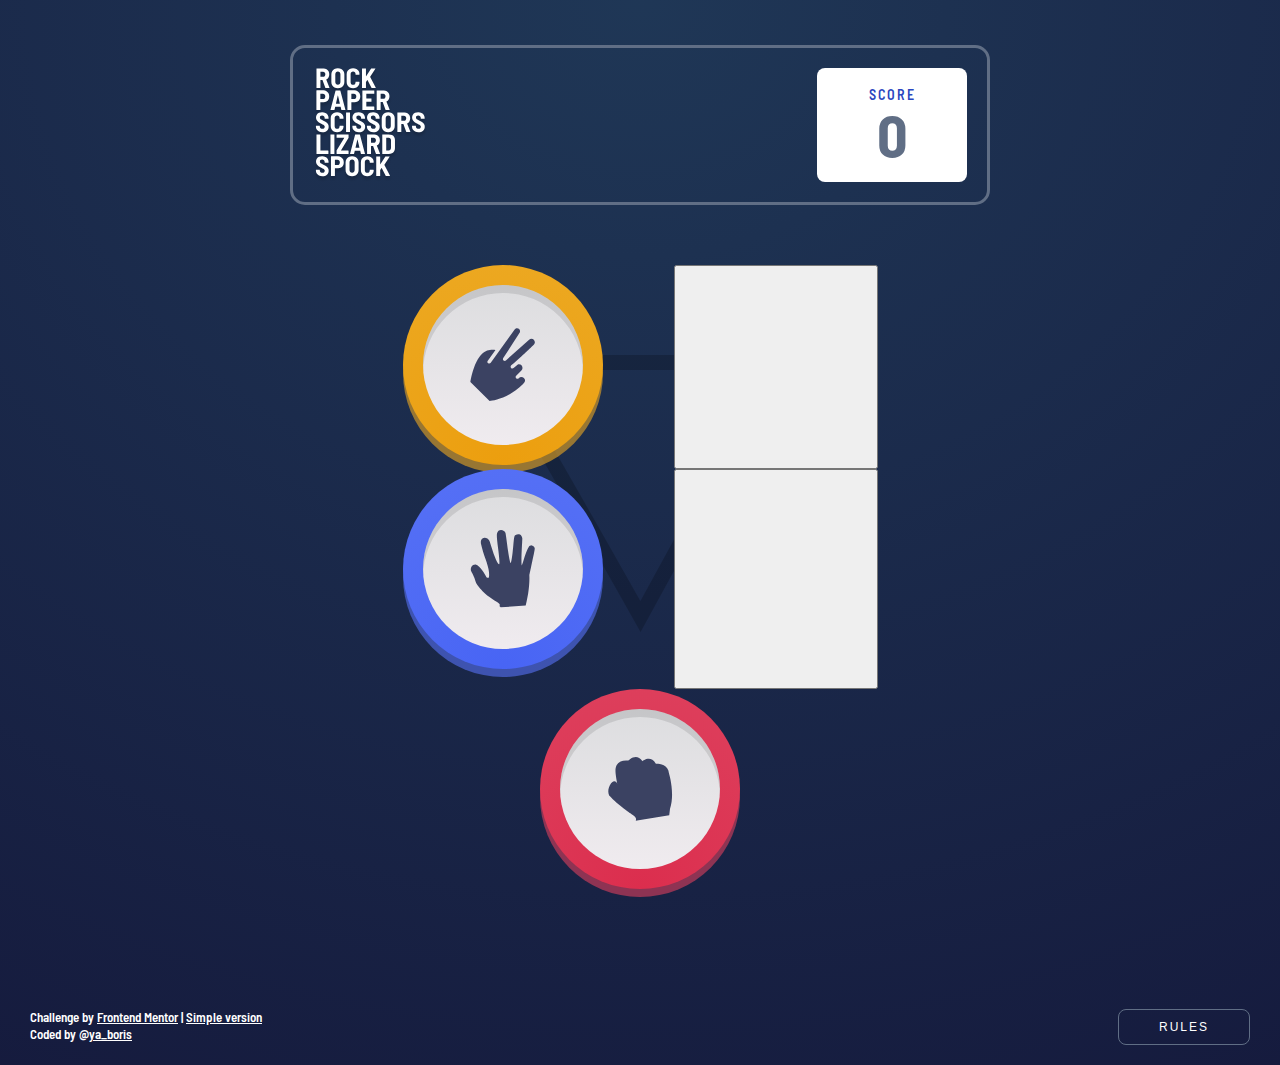
<file: index.html>
<!DOCTYPE html>
<html lang="en">
<head>
  <meta charset="UTF-8">
  <meta name="viewport" content="width=device-width, initial-scale=1.0">
  <link rel="icon" type="image/png" sizes="32x32" href="./images/favicon-32x32.png">
  <title>Frontend Mentor | Rock, Paper, Scissors, Lizard, Spock</title>
  <link rel="stylesheet" href="./style.css">
</head>
<body>

  <div class="wrapper">
    <main class="container">
      <section class="score__board">
        <div class="score__board-logo">
          <img src="./images/logo-bonus.svg" alt="Rock, Paper, Scissors, Lizard, Spock">
        </div>
        <div class="score__board-numbers">
          <p class="score__board-text">Score</p>
          <span class="score__board-number">0</span>
        </div>
      </section>

      <section class="game__board">
        <button class="scissors">
          <div></div>
        </button>
        <button class="spock">
          <div></div>
        </button>
        <button class="paper">
          <div></div>
        </button>
        <button class="lizard">
          <div></div>
        </button>
        <button class="rock">
          <div></div>
        </button>
      </section>

      <section class="result__board">
        <button class="player" aria-label="You picked">
          <div></div>
        </button>

        <div class="result__board-wait" aria-label="The house picked">
          <div class="loader"><div></div><div></div></div>
        </div>

        <div class="result__box">
          <p class="result__box-text">You lose</p>
          <button class="result__box-btn">Play Again</button>
        </div>

        <button class="computer" aria-label="The house picked">
          <div></div>
        </button>
      </section>
    </main>

    <div class="modal">
      <div class="modal__dialog">
        <p class="modal__dialog-title">Rules</p>
        <img class="modal__dialog-image" src="./images/image-rules-bonus.svg" alt="Rules">
        <button class="modal__dialog-button">
          <img src="./images/icon-close.svg" alt="Close">
        </button>
      </div>
    </div>

    <footer class="footer">
      <div class="footer__button-wrapper">
        <button class="button reset-score">Reset</button>
        <button class="button show-rules">Rules</button>
      </div>
      <p class="footer__text">
        Challenge by <a href="https://www.frontendmentor.io?ref=challenge" target="_blank">Frontend Mentor</a> | <a href="./simple/" >Simple version</a><br>
        Coded by @<a href="http://github.com/ya-boris">ya_boris</a>
      </p>
    </footer>
  </div>

  <script src="./script.js"></script>

</body>
</html>
</file>
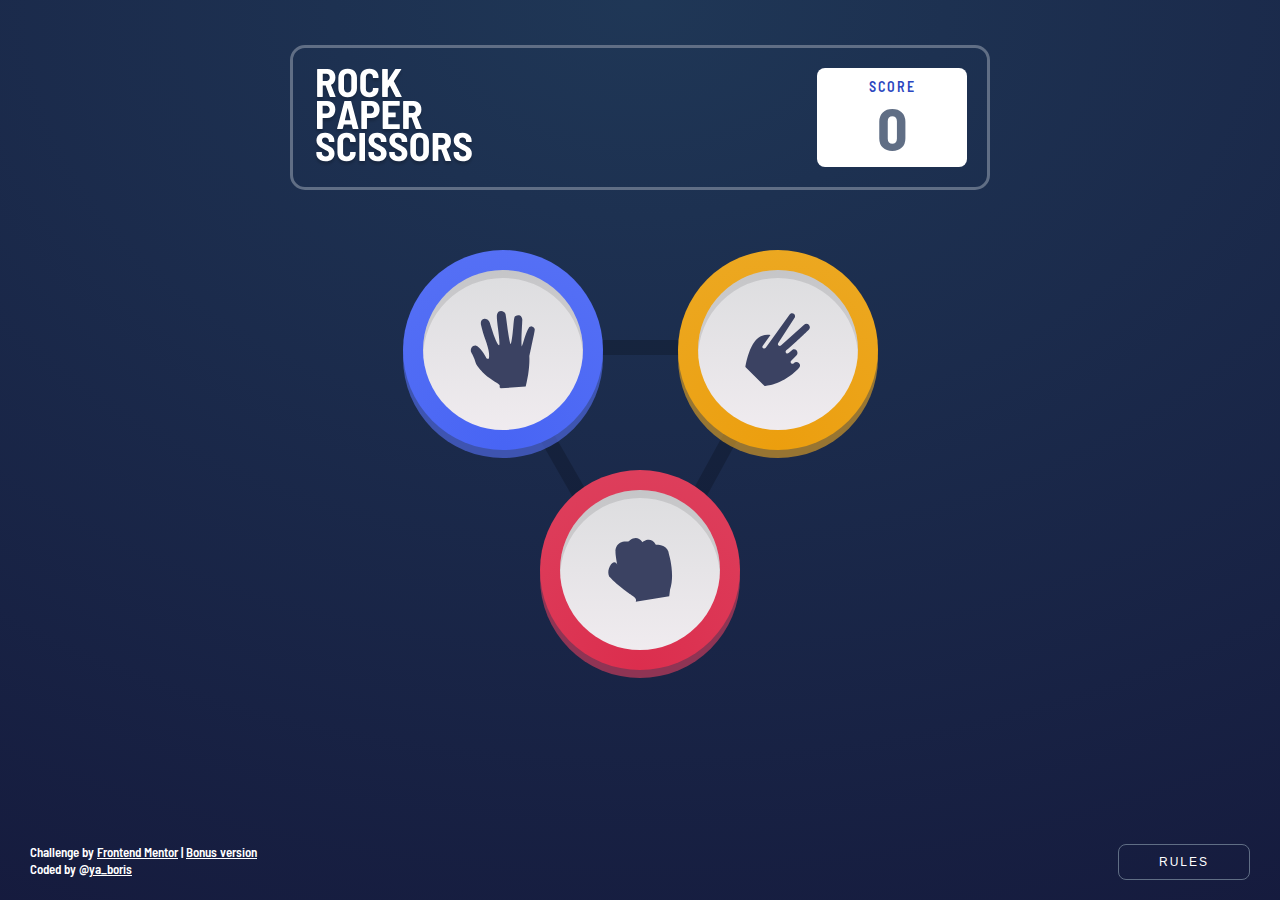
<file: simple/index.html>
<!DOCTYPE html>
<html lang="en">
<head>
  <meta charset="UTF-8">
  <meta name="viewport" content="width=device-width, initial-scale=1.0">
  <link rel="icon" type="image/png" sizes="32x32" href="./images/favicon-32x32.png">
  <title>Frontend Mentor | Rock, Paper, Scissors</title>
  <link rel="stylesheet" href="./style.css">
</head>
<body>

  <div class="wrapper">
    <main class="container">
      <section class="score__board">
        <div class="score__board-logo">
          <img src="./images/logo.svg" alt="Rock, Paper, Scissors">
        </div>
        <div class="score__board-numbers">
          <p class="score__board-text">Score</p>
          <span class="score__board-number">0</span>
        </div>
      </section>

      <section class="game__board">
        <button class="paper">
          <div></div>
        </button>
        <button class="scissors">
          <div></div>
        </button>
        <button class="rock">
          <div></div>
        </button>
      </section>

      <section class="result__board">
        <button class="player" aria-label="You picked">
          <div></div>
        </button>

        <div class="result__board-wait" aria-label="The house picked">
          <div class="loader"><div></div><div></div></div>
        </div>

        <div class="result__box">
          <p class="result__box-text">You lose</p>
          <button class="result__box-btn">Play Again</button>
        </div>

        <button class="computer" aria-label="The house picked">
          <div></div>
        </button>
      </section>
    </main>

    <div class="modal">
      <div class="modal__dialog">
        <p class="modal__dialog-title">Rules</p>
        <img class="modal__dialog-image" src="./images/image-rules.svg" alt="Rules">
        <button class="modal__dialog-button">
          <img src="./images/icon-close.svg" alt="Close">
        </button>
      </div>
    </div>

    <footer class="footer">
      <div class="footer__button-wrapper">
        <button class="button reset-score">Reset</button>
        <button class="button show-rules">Rules</button>
      </div>
      <p class="footer__text">
        Challenge by <a href="https://www.frontendmentor.io?ref=challenge" target="_blank">Frontend Mentor</a> | <a href="../" >Bonus version</a><br>
        Coded by @<a href="http://github.com/ya-boris">ya_boris</a>
      </p>
    </footer>
  </div>

  <script src="./script.js"></script>

</body>
</html>
</file>
<file: style.css>
@import url('https://fonts.googleapis.com/css2?family=Barlow+Semi+Condensed:wght@600;700&display=swap');

*,
*::after,
*::before {
  margin: 0;
  padding: 0;
  box-sizing: border-box;
}

body {
  font-family: 'Barlow Semi Condensed', sans-serif;
  font-weight: 600;
  line-height: 1.3;
  background: radial-gradient(134.34% 134.34% at 50% 0%, hsl(214, 47%, 23%), hsl(237, 49%, 15%));
  width: 100%;
  min-height: 100%;
  color: #fff;
}

a {
  color: inherit;
}

img {
  display: block;
}

.wrapper {
  display: flex;
  flex-direction: column;
  max-width: 1300px;
  min-height: 100vh;
  margin: 0 auto;
  padding: 0 10px;
}

.container {
  flex-grow: 1;
}

.score__board {
  max-width: 700px;
  margin: 45px auto 60px;
  border: 3px solid hsl(217, 16%, 45%);
  border-radius: 15px;
  display: flex;
  justify-content: space-between;
  padding: 20px;
}

.score__board-numbers {
  display: flex;
  flex-direction: column;
  justify-content: center;
  width: 150px;
  text-align: center;
  padding: 10px;
  background: #fff;
  border-radius: 8px;
}

.score__board-text {
  color: hsl(229, 64%, 46%);
  text-transform: uppercase;
  font-size: 14px;
  letter-spacing: 2px;
}

.score__board-number {
  font-weight: 700;
  font-size: 60px;
  line-height: 1;
  color: hsl(217, 16%, 45%);
}

.rock,
.paper,
.scissors {
  border: solid 20px transparent;
  border-radius: 50%;
  width: 200px;
  height: 200px;
  display: flex;
  justify-content: center;
  align-items: center;
  background-origin: border-box;
  background-clip: content-box, border-box;
  cursor: pointer;
  position: relative;
}

.paper {
  background-image: linear-gradient(#dadbdd, #f2edf1),
                    radial-gradient(circle at bottom center, hsl(230, 89%, 62%), hsl(230, 89%, 65%));
  box-shadow: inset 0 8px rgba(0, 0, 0, 0.1), 0 8px rgba(86, 113, 245, 0.6);
  margin-bottom: 20px;
}

.scissors {
  background-image: linear-gradient(#dadbdd, #f2edf1),
                    radial-gradient(circle at bottom center, hsl(39, 89%, 49%), hsl(40, 84%, 53%));
  box-shadow: inset 0 8px rgba(0, 0, 0, 0.1), 0 8px rgba(236, 169, 34, 0.6);
}

.rock {
  background-image: linear-gradient(#dadbdd, #f2edf1),
                    radial-gradient(circle at bottom center, hsl(349, 71%, 52%), hsl(349, 70%, 56%));
  box-shadow: inset 0 8px rgba(0, 0, 0, 0.1), 0 8px rgba(221, 64, 93, 0.6);
}

.paper div {
  background-image: url("./images/icon-paper.svg");
}

.scissors div {
  background-image: url("./images/icon-scissors.svg");
}

.rock div {
  background-image: url("./images/icon-rock.svg");
}

.game__board {
  display: flex;
  flex-wrap: wrap;
  justify-content: space-between;
  margin: 0 auto 100px;
  width: 475px;
  background: url("./images/bg-triangle.svg") center 90px no-repeat;
}

.game__board .rock {
  margin: 0 auto;
}

.game__board button:hover {
  transform: scale(1.05);
}

.game__board div {
  width: 200px;
  height: 200px;
  background-repeat: no-repeat;
  background-position: center center;
  background-size: 65px auto;
}

.result__board {
  display: none;
  flex-wrap: wrap;
  justify-content: space-between;
  margin: 0 auto 100px;
  max-width: 660px;
  padding-top: 100px;
}

.result__board .player,
.result__board .computer {
  border: solid 30px transparent;
  width: 300px;
  height: 300px;
  cursor: default;
}

.result__board .player::before,
.result__board .computer::before,
.result__board-wait::before {
  content: attr(aria-label);
  position: absolute;
  top: -120px;
  font-size: 22px;
  letter-spacing: 2px;
  color: #fff;
  text-transform: uppercase;
  font-family: 'Barlow Semi Condensed', sans-serif;
  font-weight: 700;
}

.result__board .computer {
  display: none;
}

.result__board div {
  width: 300px;
  height: 300px;
  background-repeat: no-repeat;
  background-position: center center;
  background-size: 100px auto;
}

.result__board .paper {
  box-shadow: inset 0 12px rgba(0, 0, 0, 0.1), 0 12px rgba(86, 113, 245, 0.6);
}

.result__board .scissors {
  box-shadow: inset 0 12px rgba(0, 0, 0, 0.1), 0 12px rgba(236, 169, 34, 0.6);
}

.result__board .rock {
  box-shadow: inset 0 12px rgba(0, 0, 0, 0.1), 0 12px rgba(221, 64, 93, 0.6);
}

.result__finish {
  max-width: 950px;
}

.result__box {
  width: 350px;
  display: none;
  flex-direction: column;
  justify-content: center;
  align-items: center;
}

.result__box-text {
  font-size: 50px;
  text-transform: uppercase;
  font-weight: 700;
  margin-bottom: 25px;
}

.result__box-btn {
  background: #fff;
  border: none;
  border-radius: 8px;
  color: hsl(229, 64%, 46%);
  padding: 18px 50px;
  font-size: 16px;
  text-transform: uppercase;
  letter-spacing: 2px;
  cursor: pointer;
}

.result__box-btn:hover {
  color: hsl(349, 71%, 52%);
}

.result__board-wait {
  position: relative;
  display: flex;
  justify-content: center;
}

.result__board-wait::before {
  top: -91px;
}

/* class for winner */

.is-winner::after {
  content: '';
  position: absolute;
  inset: 0;
  width: 100%;
  height: 100%;
  background-color: transparent;
  border-radius: 50%;
  box-shadow: 0 0 0 80px rgba(255, 255, 255, 0.08),
              0 0 0 140px rgba(255, 255, 255, 0.04),
              0 0 0 215px rgba(255, 255, 255, 0.02);
}

/* frontend mentor */
.footer {
  padding: 20px;
  display: flex;
  flex-direction: row-reverse;
}

.footer__text {
  font-size: 13px;
  flex: 1;
}

.footer__button-wrapper {
  display: flex;
}

/* button for show modal dialog */

.button {
  background: transparent;
  border: 1px solid hsl(217, 16%, 45%);
  border-radius: 8px;
  color: #fff;
  padding: 10px 40px;
  font-size: 12px;
  text-transform: uppercase;
  letter-spacing: 2px;
  cursor: pointer;
}

.button:hover {
  background: #fff;
  color: hsl(229, 64%, 46%);
  border: 1px solid hsl(217, 16%, 45%);
}

.reset-score {
  display: none;
  margin-right: 20px;
  background: #fff;
  color: hsl(229, 64%, 46%);
}

.reset-score:hover {
  margin-right: 20px;
  background: #fff;
  color: hsl(349, 71%, 52%);;
}

/* modal dialog */
.modal {
  display: flex;
  position: fixed;
  inset: 0;
  width: 100%;
  height: 100%;
  background: rgba(0, 0, 0, 0.5);
  justify-content: center;
  align-items: center;
  opacity: 0;
  transform: scale(0);
  transition: opacity 0.2s;
}

.modal-show {
  opacity: 1;
  transform: scale(1);
}

.modal__dialog {
  flex-grow: 1;
  max-width: 400px;
  background: #fff;
  padding: 25px 25px 35px;
  border-radius: 15px;
  position: relative;
  opacity: 0;
  transform: translateY(-10%);
  transition: transform 0.2s, opacity 0.2s;
}

.modal-show > .modal__dialog {
  opacity: 1;
  transform: translateY(0);
}

.modal__dialog-button {
  position: absolute;
  top: 35px;
  right: 25px;
  border: 0;
  background: transparent;
  cursor: pointer;
  width: 20px;
  height: 20px;
}

.modal__dialog-title {
  font-size: 30px;
  text-transform: uppercase;
  color: hsl(229, 25%, 31%);
  margin-bottom: 45px;
}

.modal__dialog-image {
  margin: 0 auto;
}

.loader {
  position: relative;
  width: 300px;
  height: 300px;
}

.loader div {
  position: absolute;
  border: 10px solid #fff;
  background: #606E85;
  opacity: 1;
  border-radius: 50%;
  animation: loader 1s cubic-bezier(0, 0.2, 0.8, 1) infinite;
}

.loader div:nth-child(2) {
  animation-delay: -0.5s;
}

@keyframes loader {
  0% {
    top: 150px;
    left: 150px;
    width: 0;
    height: 0;
    opacity: 1;
  }
  100% {
    top: 0px;
    left: 0px;
    width: 300px;
    height: 300px;
    opacity: 0;
  }
}

@media (max-width: 1050px) {
  .result__finish {
    width: 800px;
  }

  .result__board .player,
  .result__board .computer {
    width: 250px;
    height: 250px;
  }

  .result__board .player::before,
  .result__board .computer::before,
  .result__board-wait::before {
    font-size: 20px;
  }

  .result__board div {
    width: 250px;
    height: 250px;
    background-size: 80px auto;
  }

  .result__box-text {
    font-size: 45px;
  }

  .result__box-btn {
    padding: 15px 35px;
  }

  .is-winner::after {
    box-shadow: 0 0 0 60px rgba(255, 255, 255, 0.08),
                0 0 0 100px rgba(255, 255, 255, 0.04),
                0 0 0 150px rgba(255, 255, 255, 0.02);
  }

  .loader {
    position: relative;
    width: 250px;
    height: 250px;
  }

  @keyframes loader {
    0% {
      top: 125px;
      left: 125px;
      width: 0;
      height: 0;
      opacity: 1;
    }
    100% {
      top: 0px;
      left: 0px;
      width: 250px;
      height: 250px;
      opacity: 0;
    }
  }
}

@media (max-width: 870px) {
  .result__board,
  .result__finish {
    max-width: 600px;
    width: auto;
    justify-content: space-around;
  }

  .result__board div {
    background-size: 70px auto;
  }

  .result__box {
    width: 100% !important;
    order: 3;
    padding-top: 100px;
  }
}

@media (max-width: 655px) {
  .result__board .player,
  .result__board .computer {
    width: 200px;
    height: 200px;
  }

  .result__board .player,
  .result__board .computer {
    border: solid 20px transparent;
  }

  .result__board .paper {
    box-shadow: inset 0 8px rgb(0 0 0 / 10%), 0 8px rgb(86 113 245 / 60%);
  }

  .result__board .scissors {
    box-shadow: inset 0 8px rgba(0, 0, 0, 0.1), 0 8px rgba(236, 169, 34, 0.6);
  }

  .result__board .rock {
    box-shadow: inset 0 8px rgba(0, 0, 0, 0.1), 0 8px rgba(221, 64, 93, 0.6);
  }

  .result__board .player::before,
  .result__board .computer::before,
  .result__board-wait::before {
    font-size: 20px;
  }

  .result__board div {
    width: 200px;
    height: 200px;
    background-size: 65px auto;
  }

  .result__box-text {
    font-size: 45px;
  }

  .result__box-btn {
    padding: 15px 35px;
  }

  .loader {
    position: relative;
    width: 200px;
    height: 200px;
  }

  @keyframes loader {
    0% {
      top: 100px;
      left: 100px;
      width: 0;
      height: 0;
      opacity: 1;
    }
    100% {
      top: 0px;
      left: 0px;
      width: 200px;
      height: 200px;
      opacity: 0;
    }
  }

  .button {
    padding: 10px 20px;
  }

  .modal__dialog {
    flex-grow: 1;
    max-width: 100%;
    height: 100vh;
    background: #fff;
    border-radius: 0;
    position: relative;
    transform: translateY(0);
    transition: opacity 0.2s;
    display: flex;
    flex-direction: column;
    justify-content: space-between
  }

  .modal__dialog-button {
    position: relative;
    margin: 50px auto 50%;
    top: 0;
    left: 0
  }

  .modal__dialog-title {
    text-align: center;
    margin: 50% 0 50px;
  }

  .modal__dialog-image {
    margin: 0 auto;
  }
}

@media (max-width: 500px) {
  .score__board-numbers {
    width: 100px;
  }

  .game__board {
    margin: 0 auto 100px;
    width: auto;
    background-position: center 60px;
    padding: 0 25px;
  }

  .rock,
  .paper,
  .scissors {
    border: solid 10px transparent;
    border-radius: 50%;
    width: 150px;
    height: 150px;
  }

  .game__board div {
    width: 150px;
    height: 150px;
    background-size: 50px auto;
  }

  .result__board .player,
  .result__board .computer {
    border: solid 10px transparent;
  }

  .result__board .player,
  .result__board .computer {
    width: 150px;
    height: 150px;
  }

  .result__board-wait {
    width: 150px;
    height: 150px;
  }

  .paper, .result__board .paper {
    box-shadow: inset 0 4px rgb(0 0 0 / 10%), 0 4px rgb(86 113 245 / 60%);
  }

  .scissors, .result__board .scissors {
    box-shadow: inset 0 4px rgba(0, 0, 0, 0.1), 0 4px rgba(236, 169, 34, 0.6);
  }

  .rock, .result__board .rock {
    box-shadow: inset 0 4px rgba(0, 0, 0, 0.1), 0 4px rgba(221, 64, 93, 0.6);
  }

  .result__board .player::before,
  .result__board .computer::before,
  .result__board-wait::before {
    font-size: 16px;
  }

  .result__board div {
    width: 150px;
    height: 150px;
    background-size: 50px auto;
  }

  .result__box-text {
    font-size: 50px;
  }

  .loader {
    position: relative;
    width: 150px;
    height: 150px;
  }

  .result__board-wait::before {
    top: -110px;
    text-align: center;
  }

  @keyframes loader {
    0% {
      top: 75px;
      left: 75px;
      width: 0;
      height: 0;
      opacity: 1;
    }
    100% {
      top: 0px;
      left: 0px;
      width: 150px;
      height: 150px;
      opacity: 0;
    }
  }

  .footer {
    justify-content: center;
  }

  .footer__text {
    display: none;
  }
}
</file>
<file: simple/style.css>
@import url('https://fonts.googleapis.com/css2?family=Barlow+Semi+Condensed:wght@600;700&display=swap');

*,
*::after,
*::before {
  margin: 0;
  padding: 0;
  box-sizing: border-box;
}

body {
  font-family: 'Barlow Semi Condensed', sans-serif;
  font-weight: 600;
  line-height: 1.3;
  background: radial-gradient(134.34% 134.34% at 50% 0%, hsl(214, 47%, 23%), hsl(237, 49%, 15%));
  width: 100%;
  min-height: 100%;
  color: #fff;
}

a {
  color: inherit;
}

img {
  display: block;
}

.wrapper {
  display: flex;
  flex-direction: column;
  max-width: 1300px;
  min-width: 320px;
  min-height: 100vh;
  margin: 0 auto;
  padding: 0 10px;
}

.container {
  flex-grow: 1;
}

.score__board {
  max-width: 700px;
  margin: 45px auto 60px;
  border: 3px solid hsl(217, 16%, 45%);
  border-radius: 15px;
  display: flex;
  justify-content: space-between;
  padding: 20px;
}

.score__board-numbers {
  display: flex;
  flex-direction: column;
  justify-content: center;
  width: 150px;
  text-align: center;
  padding: 10px;
  background: #fff;
  border-radius: 8px;
}

.score__board-text {
  color: hsl(229, 64%, 46%);
  text-transform: uppercase;
  font-size: 14px;
  letter-spacing: 2px;
}

.score__board-number {
  font-weight: 700;
  font-size: 60px;
  line-height: 1;
  color: hsl(217, 16%, 45%);
}

.rock,
.paper,
.scissors {
  border: solid 20px transparent;
  border-radius: 50%;
  width: 200px;
  height: 200px;
  display: flex;
  justify-content: center;
  align-items: center;
  background-origin: border-box;
  background-clip: content-box, border-box;
  cursor: pointer;
  position: relative;
}

.paper {
  background-image: linear-gradient(#dadbdd, #f2edf1),
                    radial-gradient(circle at bottom center, hsl(230, 89%, 62%), hsl(230, 89%, 65%));
  box-shadow: inset 0 8px rgba(0, 0, 0, 0.1), 0 8px rgba(86, 113, 245, 0.6);
  margin-bottom: 20px;
}

.scissors {
  background-image: linear-gradient(#dadbdd, #f2edf1),
                    radial-gradient(circle at bottom center, hsl(39, 89%, 49%), hsl(40, 84%, 53%));
  box-shadow: inset 0 8px rgba(0, 0, 0, 0.1), 0 8px rgba(236, 169, 34, 0.6);
}

.rock {
  background-image: linear-gradient(#dadbdd, #f2edf1),
                    radial-gradient(circle at bottom center, hsl(349, 71%, 52%), hsl(349, 70%, 56%));
  box-shadow: inset 0 8px rgba(0, 0, 0, 0.1), 0 8px rgba(221, 64, 93, 0.6);
}

.paper div {
  background-image: url("./images/icon-paper.svg");
}

.scissors div {
  background-image: url("./images/icon-scissors.svg");
}

.rock div {
  background-image: url("./images/icon-rock.svg");
}

.game__board {
  display: flex;
  flex-wrap: wrap;
  justify-content: space-between;
  margin: 0 auto 50px;
  max-width: 475px;
  background: url("./images/bg-triangle.svg") center 90px no-repeat;
}

.game__board button:nth-child(3) {
  margin: 0 auto;
}

.game__board button:hover {
  transform: scale(1.05);
}

.game__board div {
  width: 200px;
  height: 200px;
  background-repeat: no-repeat;
  background-position: center center;
  background-size: 65px auto;
}

.result__board {
  display: none;
  flex-wrap: wrap;
  justify-content: space-between;
  margin: 0 auto 100px;
  max-width: 660px;
  padding-top: 100px;
}

.result__board .player,
.result__board .computer {
  border: solid 30px transparent;
  width: 300px;
  height: 300px;
  cursor: default;
}

.result__board .player::before,
.result__board .computer::before,
.result__board-wait::before {
  content: attr(aria-label);
  position: absolute;
  top: -120px;
  font-size: 22px;
  letter-spacing: 2px;
  color: #fff;
  text-transform: uppercase;
  font-family: 'Barlow Semi Condensed', sans-serif;
  font-weight: 700;
}

.result__board .computer {
  display: none;
}

.result__board div {
  width: 300px;
  height: 300px;
  background-repeat: no-repeat;
  background-position: center center;
  background-size: 100px auto;
}

.result__board .paper {
  box-shadow: inset 0 12px rgba(0, 0, 0, 0.1), 0 12px rgba(86, 113, 245, 0.6);
}

.result__board .scissors {
  box-shadow: inset 0 12px rgba(0, 0, 0, 0.1), 0 12px rgba(236, 169, 34, 0.6);
}

.result__board .rock {
  box-shadow: inset 0 12px rgba(0, 0, 0, 0.1), 0 12px rgba(221, 64, 93, 0.6);
}

.result__finish {
  max-width: 950px;
}

.result__box {
  width: 350px;
  display: none;
  flex-direction: column;
  justify-content: center;
  align-items: center;
}

.result__box-text {
  font-size: 50px;
  text-transform: uppercase;
  font-weight: 700;
  margin-bottom: 25px;
}

.result__box-btn {
  background: #fff;
  border: none;
  border-radius: 8px;
  color: hsl(229, 64%, 46%);
  padding: 18px 50px;
  font-size: 16px;
  text-transform: uppercase;
  letter-spacing: 2px;
  cursor: pointer;
}

.result__box-btn:hover {
  color: hsl(349, 71%, 52%);
}

.result__board-wait {
  position: relative;
  display: flex;
  justify-content: center;
}

.result__board-wait::before {
  top: -91px;
}

/* class for winner */

.is-winner::after {
  content: '';
  position: absolute;
  inset: 0;
  width: 100%;
  height: 100%;
  background-color: transparent;
  border-radius: 50%;
  box-shadow: 0 0 0 80px rgba(255, 255, 255, 0.08),
              0 0 0 140px rgba(255, 255, 255, 0.04),
              0 0 0 215px rgba(255, 255, 255, 0.02);
}

/* frontend mentor */
.footer {
  padding: 20px;
  display: flex;
  flex-direction: row-reverse;
}

.footer__text {
  font-size: 13px;
  flex: 1;
}

.footer__button-wrapper {
  display: flex;
}

/* button for show modal dialog */

.button {
  background: transparent;
  border: 1px solid hsl(217, 16%, 45%);
  border-radius: 8px;
  color: #fff;
  padding: 10px 40px;
  font-size: 12px;
  text-transform: uppercase;
  letter-spacing: 2px;
  cursor: pointer;
}

.button:hover {
  background: #fff;
  color: hsl(229, 64%, 46%);
  border: 1px solid hsl(217, 16%, 45%);
}

.reset-score {
  display: none;
  margin-right: 20px;
  background: #fff;
  color: hsl(229, 64%, 46%);
}

.reset-score:hover {
  margin-right: 20px;
  background: #fff;
  color: hsl(349, 71%, 52%);;
}

/* modal dialog */
.modal {
  display: flex;
  position: fixed;
  inset: 0;
  width: 100%;
  height: 100%;
  background: rgba(0, 0, 0, 0.5);
  justify-content: center;
  align-items: center;
  opacity: 0;
  transform: scale(0);
  transition: opacity 0.2s;
}

.modal-show {
  opacity: 1;
  transform: scale(1);
}

.modal__dialog {
  flex-grow: 1;
  max-width: 400px;
  background: #fff;
  padding: 25px 25px 35px;
  border-radius: 15px;
  position: relative;
  opacity: 0;
  transform: translateY(-10%);
  transition: transform 0.2s, opacity 0.2s;
}

.modal-show > .modal__dialog {
  opacity: 1;
  transform: translateY(0);
}

.modal__dialog-button {
  position: absolute;
  top: 35px;
  right: 25px;
  border: 0;
  background: transparent;
  cursor: pointer;
  width: 20px;
  height: 20px;
}

.modal__dialog-title {
  font-size: 30px;
  text-transform: uppercase;
  color: hsl(229, 25%, 31%);
  margin-bottom: 45px;
}

.modal__dialog-image {
  margin: 0 auto;
}

.loader {
  position: relative;
  width: 300px;
  height: 300px;
}

.loader div {
  position: absolute;
  border: 10px solid #fff;
  background: #606E85;
  opacity: 1;
  border-radius: 50%;
  animation: loader 1s cubic-bezier(0, 0.2, 0.8, 1) infinite;
}

.loader div:nth-child(2) {
  animation-delay: -0.5s;
}

@keyframes loader {
  0% {
    top: 150px;
    left: 150px;
    width: 0;
    height: 0;
    opacity: 1;
  }
  100% {
    top: 0px;
    left: 0px;
    width: 300px;
    height: 300px;
    opacity: 0;
  }
}

@media (max-width: 1050px) {
  .result__finish {
    width: 800px;
  }

  .result__board .player,
  .result__board .computer {
    width: 250px;
    height: 250px;
  }

  .result__board .player::before,
  .result__board .computer::before,
  .result__board-wait::before {
    font-size: 20px;
  }

  .result__board div {
    width: 250px;
    height: 250px;
    background-size: 80px auto;
  }

  .result__box-text {
    font-size: 45px;
  }

  .result__box-btn {
    padding: 15px 35px;
  }

  .is-winner::after {
    box-shadow: 0 0 0 70px rgba(255, 255, 255, 0.08),
                0 0 0 110px rgba(255, 255, 255, 0.04),
                0 0 0 150px rgba(255, 255, 255, 0.02);
  }

  .loader {
    position: relative;
    width: 250px;
    height: 250px;
  }

  @keyframes loader {
    0% {
      top: 125px;
      left: 125px;
      width: 0;
      height: 0;
      opacity: 1;
    }
    100% {
      top: 0px;
      left: 0px;
      width: 250px;
      height: 250px;
      opacity: 0;
    }
  }
}

@media (max-width: 870px) {
  .result__board,
  .result__finish {
    max-width: 600px;
    width: auto;
    justify-content: space-around;
  }

  .result__board div {
    background-size: 70px auto;
  }

  .result__box {
    width: 100% !important;
    order: 3;
    padding-top: 50px;
  }
}

@media (max-width: 655px) {
  .result__board .player,
  .result__board .computer {
    width: 200px;
    height: 200px;
  }

  .result__board .player,
  .result__board .computer {
    border: solid 20px transparent;
  }

  .result__board .paper {
    box-shadow: inset 0 8px rgb(0 0 0 / 10%), 0 8px rgb(86 113 245 / 60%);
  }

  .result__board .scissors {
    box-shadow: inset 0 8px rgba(0, 0, 0, 0.1), 0 8px rgba(236, 169, 34, 0.6);
  }

  .result__board .rock {
    box-shadow: inset 0 8px rgba(0, 0, 0, 0.1), 0 8px rgba(221, 64, 93, 0.6);
  }

  .result__board .player::before,
  .result__board .computer::before,
  .result__board-wait::before {
    font-size: 20px;
  }

  .result__board div {
    width: 200px;
    height: 200px;
    background-size: 65px auto;
  }

  .result__box-text {
    font-size: 45px;
  }

  .result__box-btn {
    padding: 15px 35px;
  }

  .loader {
    position: relative;
    width: 200px;
    height: 200px;
  }

  @keyframes loader {
    0% {
      top: 100px;
      left: 100px;
      width: 0;
      height: 0;
      opacity: 1;
    }
    100% {
      top: 0px;
      left: 0px;
      width: 200px;
      height: 200px;
      opacity: 0;
    }
  }

  .button {
    padding: 10px 20px;
  }

  .modal__dialog {
    flex-grow: 1;
    max-width: 100%;
    height: 100vh;
    background: #fff;
    border-radius: 0;
    position: relative;
    transform: translateY(0);
    transition: opacity 0.2s;
    display: flex;
    flex-direction: column;
    justify-content: space-between
  }

  .modal__dialog-button {
    position: relative;
    margin: 50px auto 50%;
    top: 0;
    left: 0
  }

  .modal__dialog-title {
    text-align: center;
    margin: 50% 0 50px;
  }

  .modal__dialog-image {
    margin: 0 auto;
  }
}

@media (max-width: 489px) {
  .score__board-numbers {
    width: 100px;
  }

  .game__board {
    margin: 0 auto 100px;
    width: auto;
    background-size: 60%;
    background-position: center 60px;
    padding: 0 10px;
  }

  .rock,
  .paper,
  .scissors {
    border: solid 10px transparent;
    border-radius: 50%;
    width: 150px;
    height: 150px;
  }

  .game__board div {
    width: 150px;
    height: 150px;
    background-size: 50px auto;
  }

  .result__board .player,
  .result__board .computer {
    border: solid 10px transparent;
  }

  .result__board .player,
  .result__board .computer {
    width: 150px;
    height: 150px;
  }

  .result__board-wait {
    width: 150px;
    height: 150px;
  }

  .paper, .result__board .paper {
    box-shadow: inset 0 4px rgb(0 0 0 / 10%), 0 4px rgb(86 113 245 / 60%);
  }

  .scissors, .result__board .scissors {
    box-shadow: inset 0 4px rgba(0, 0, 0, 0.1), 0 4px rgba(236, 169, 34, 0.6);
  }

  .rock, .result__board .rock {
    box-shadow: inset 0 4px rgba(0, 0, 0, 0.1), 0 4px rgba(221, 64, 93, 0.6);
  }

  .result__board .player::before,
  .result__board .computer::before,
  .result__board-wait::before {
    font-size: 16px;
  }

  .result__board div {
    width: 150px;
    height: 150px;
    background-size: 50px auto;
  }

  .result__box-text {
    font-size: 50px;
  }

  .loader {
    position: relative;
    width: 150px;
    height: 150px;
  }

  .result__board-wait::before {
    top: -110px;
    text-align: center;
  }

  @keyframes loader {
    0% {
      top: 75px;
      left: 75px;
      width: 0;
      height: 0;
      opacity: 1;
    }
    100% {
      top: 0px;
      left: 0px;
      width: 150px;
      height: 150px;
      opacity: 0;
    }
  }

  .is-winner::after {
    box-shadow: 0 0 0 40px rgba(255, 255, 255, 0.08),
                0 0 0 70px rgba(255, 255, 255, 0.04),
                0 0 0 100px rgba(255, 255, 255, 0.02);
  }

  .footer {
    justify-content: center;
  }

  .footer__text {
    display: none;
  }
}

@media (max-width: 425px) {
  .game__board {
    padding: 0;
  }
}

@media (max-width: 380px) {
  .score__board-numbers {
    width: 80px;
  }

  .game__board {
    margin: 0 auto 50px;
    padding: 0;
  }

  .rock,
  .paper,
  .scissors {
    width: 130px;
    height: 130px;
  }

  .game__board div {
    width: 130px;
    height: 130px;
  }

  .result__board, .result__finish {
    justify-content: space-between;
}

  .result__board .player,
  .result__board .computer {
    width: 130px;
    height: 130px;
  }

  .result__board-wait {
    width: 130px;
    height: 130px;
  }

  .result__board div {
    width: 130px;
    height: 130px;
  }

  .result__box-text {
    font-size: 50px;
  }

  img.modal__dialog-image {
    width: 100%;
  }

  .loader {
    position: relative;
    width: 130px;
    height: 130px;
  }

  @keyframes loader {
    0% {
      top: 65px;
      left: 65px;
      width: 0;
      height: 0;
      opacity: 1;
    }
    100% {
      top: 0px;
      left: 0px;
      width: 130px;
      height: 130px;
      opacity: 0;
    }
  }
}
</file>
